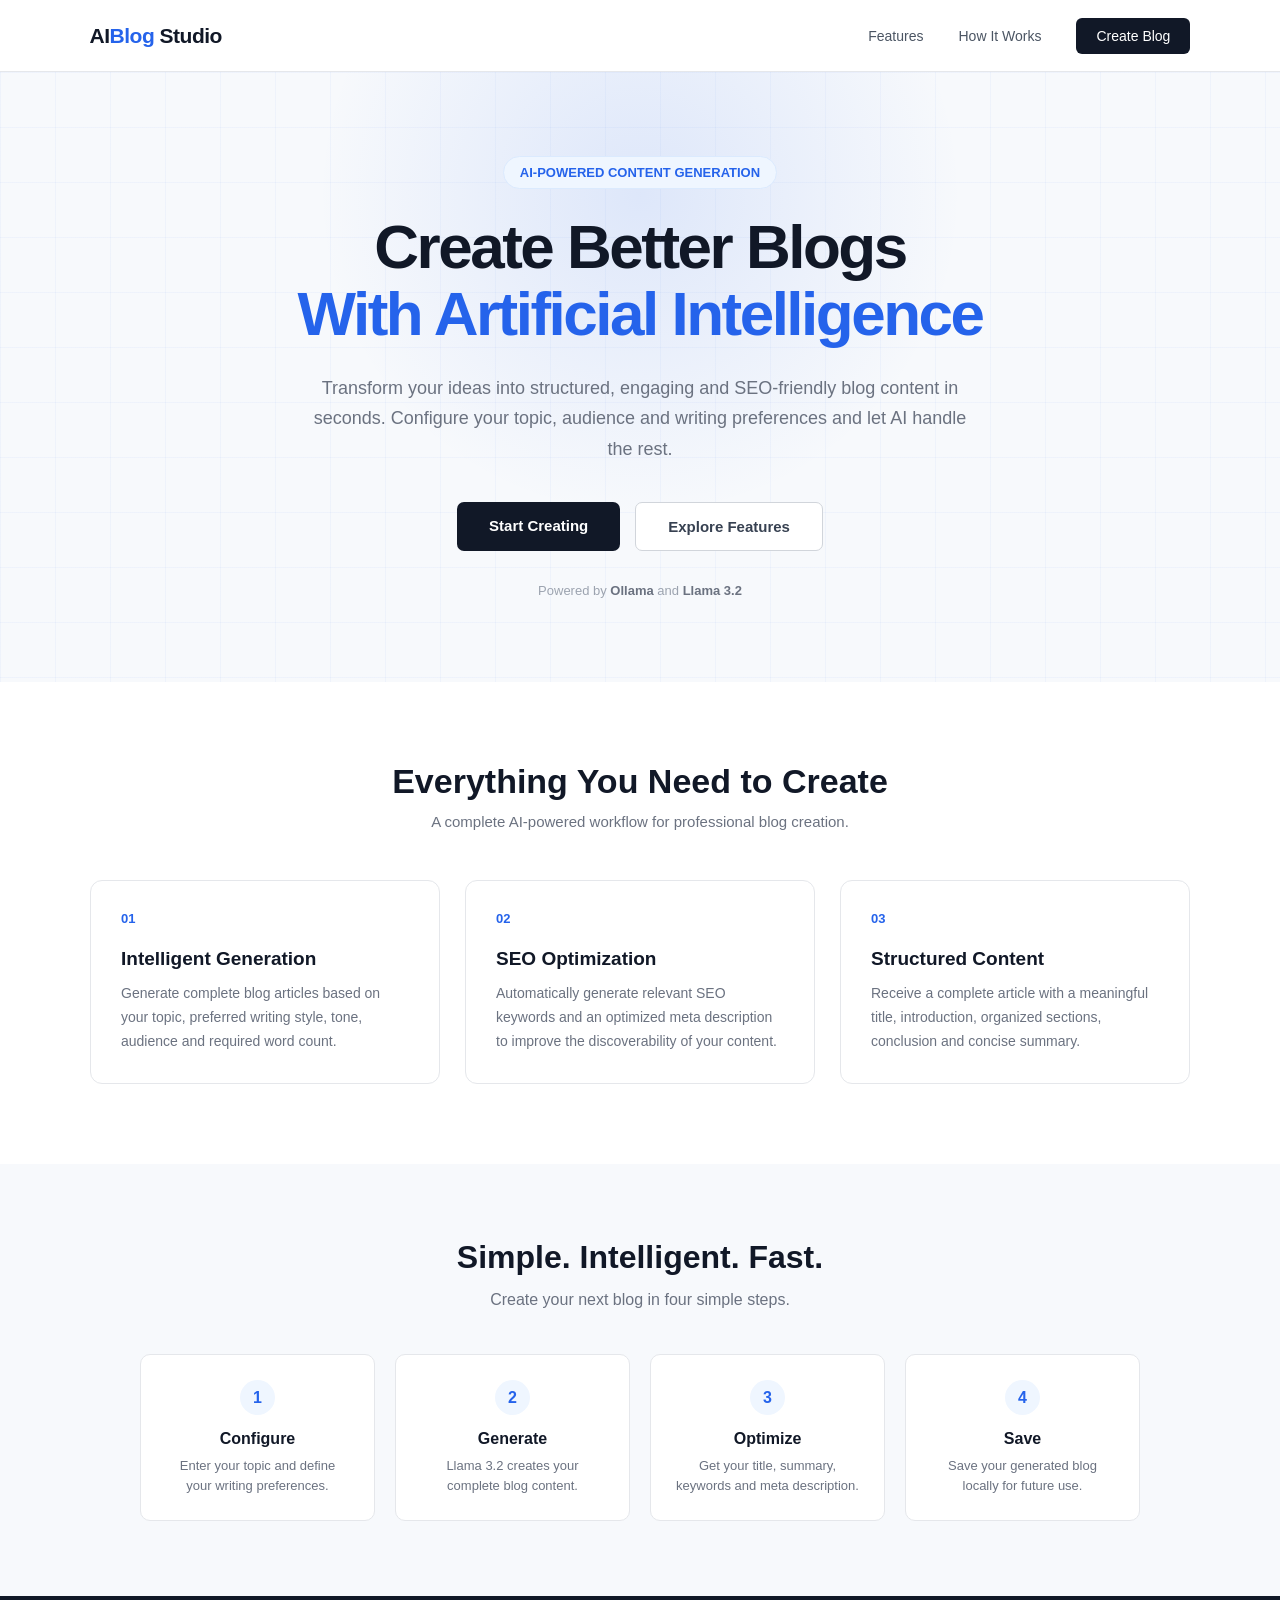
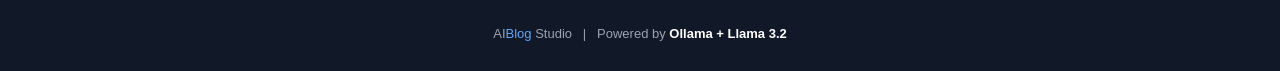
<file: home.html>
<!DOCTYPE html>
<html lang="en">
<head>
    <meta charset="UTF-8">
    <meta name="viewport" content="width=device-width, initial-scale=1.0">

    <title>AI Blog Studio</title>

    <style>

        * {
            margin: 0;
            padding: 0;
            box-sizing: border-box;
        }

        body {
            font-family: Arial, Helvetica, sans-serif;
            background: #f7f9fc;
            color: #111827;
        }

        /* ================= NAVBAR ================= */

        nav {
            height: 72px;
            display: flex;
            align-items: center;
            justify-content: space-between;

            padding: 0 7%;

            background: rgba(255,255,255,0.95);
            border-bottom: 1px solid #e5e7eb;

            position: relative;
            z-index: 10;
        }

        .logo {
            font-size: 21px;
            font-weight: 700;
            letter-spacing: -0.5px;
            color: #111827;
        }

        .logo span {
            color: #2563eb;
        }

        .nav-links {
            display: flex;
            align-items: center;
            gap: 35px;
        }

        .nav-links a {
            text-decoration: none;
            color: #4b5563;
            font-size: 14px;
            font-weight: 500;
        }

        .nav-links a:hover {
            color: #2563eb;
        }

        .nav-button {
            padding: 10px 20px;
            border-radius: 6px;

            background: #111827;
            color: white !important;

            transition: 0.2s;
        }

        .nav-button:hover {
            background: #2563eb;
        }


        /* ================= HERO ================= */

        .hero {
            position: relative;
            min-height: 610px;

            display: flex;
            justify-content: center;
            align-items: center;

            text-align: center;

            overflow: hidden;

            background:
                radial-gradient(
                    circle at 50% 20%,
                    rgba(37,99,235,0.12),
                    transparent 40%
                ),
                #f7f9fc;
        }


        /* Decorative background */

        .grid {
            position: absolute;
            inset: 0;

            background-image:
                linear-gradient(
                    rgba(37,99,235,0.04) 1px,
                    transparent 1px
                ),
                linear-gradient(
                    90deg,
                    rgba(37,99,235,0.04) 1px,
                    transparent 1px
                );

            background-size: 55px 55px;

            pointer-events: none;
        }


        .hero-content {
            position: relative;
            z-index: 2;

            max-width: 900px;

            padding: 70px 25px;
        }


        .badge {
            display: inline-block;

            padding: 8px 16px;

            border: 1px solid #dbeafe;
            border-radius: 30px;

            background: #eff6ff;

            color: #2563eb;

            font-size: 13px;
            font-weight: 600;

            margin-bottom: 25px;
        }


        .hero h1 {
            font-size: 62px;

            line-height: 1.08;

            letter-spacing: -2.5px;

            font-weight: 750;

            color: #111827;

            margin-bottom: 25px;
        }


        .hero h1 span {
            color: #2563eb;
        }


        .hero-description {
            max-width: 680px;

            margin: auto;

            color: #6b7280;

            font-size: 18px;

            line-height: 1.7;

            margin-bottom: 38px;
        }


        /* ================= BUTTONS ================= */

        .hero-buttons {
            display: flex;

            justify-content: center;

            gap: 15px;

            flex-wrap: wrap;
        }


        .primary-button {
            text-decoration: none;

            background: #111827;

            color: white;

            padding: 15px 32px;

            border-radius: 7px;

            font-size: 15px;

            font-weight: 600;

            transition: all 0.25s ease;
        }


        .primary-button:hover {
            background: #2563eb;

            transform: translateY(-2px);
        }


        .secondary-button {
            text-decoration: none;

            background: white;

            color: #374151;

            padding: 15px 32px;

            border-radius: 7px;

            border: 1px solid #d1d5db;

            font-size: 15px;

            font-weight: 600;
        }


        .secondary-button:hover {
            border-color: #2563eb;

            color: #2563eb;
        }


        /* ================= TRUST TEXT ================= */

        .powered {
            margin-top: 32px;

            font-size: 13px;

            color: #9ca3af;
        }


        .powered strong {
            color: #6b7280;
        }


        /* ================= FEATURES ================= */

        .features-section {
            background: white;

            padding: 80px 7%;
        }


        .section-heading {
            text-align: center;

            margin-bottom: 50px;
        }


        .section-heading h2 {
            font-size: 34px;

            color: #111827;

            margin-bottom: 12px;
        }


        .section-heading p {
            color: #6b7280;

            font-size: 15px;
        }


        .features {
            max-width: 1100px;

            margin: auto;

            display: grid;

            grid-template-columns:
                repeat(3, 1fr);

            gap: 25px;
        }


        .feature-card {
            padding: 30px;

            border: 1px solid #e5e7eb;

            border-radius: 12px;

            background: white;

            transition: all 0.25s ease;
        }


        .feature-card:hover {
            transform: translateY(-5px);

            border-color: #bfdbfe;

            box-shadow:
                0 15px 35px
                rgba(15,23,42,0.08);
        }


        .feature-number {
            font-size: 13px;

            font-weight: 700;

            color: #2563eb;

            margin-bottom: 22px;
        }


        .feature-card h3 {
            font-size: 19px;

            margin-bottom: 12px;

            color: #111827;
        }


        .feature-card p {
            color: #6b7280;

            font-size: 14px;

            line-height: 1.7;
        }


        /* ================= WORKFLOW ================= */

        .workflow {
            background: #f7f9fc;

            padding: 75px 7%;

            text-align: center;
        }


        .workflow h2 {
            font-size: 32px;

            margin-bottom: 15px;
        }


        .workflow-subtitle {
            color: #6b7280;

            margin-bottom: 45px;
        }


        .steps {
            max-width: 1000px;

            margin: auto;

            display: grid;

            grid-template-columns:
                repeat(4, 1fr);

            gap: 20px;
        }


        .step {
            background: white;

            border: 1px solid #e5e7eb;

            border-radius: 10px;

            padding: 25px;
        }


        .step-number {
            width: 35px;
            height: 35px;

            display: flex;

            align-items: center;
            justify-content: center;

            margin: 0 auto 15px;

            border-radius: 50%;

            background: #eff6ff;

            color: #2563eb;

            font-weight: 700;
        }


        .step h3 {
            font-size: 16px;

            margin-bottom: 8px;
        }


        .step p {
            color: #6b7280;

            font-size: 13px;

            line-height: 1.5;
        }


        /* ================= FOOTER ================= */

        footer {
            padding: 30px 7%;

            background: #111827;

            color: #9ca3af;

            text-align: center;

            font-size: 13px;
        }


        footer strong {
            color: white;
        }


        /* ================= RESPONSIVE ================= */

        @media (max-width: 800px) {

            .nav-links {
                display: none;
            }

            .hero h1 {
                font-size: 43px;
            }

            .hero-description {
                font-size: 16px;
            }

            .features {
                grid-template-columns: 1fr;
            }

            .steps {
                grid-template-columns: 1fr 1fr;
            }
        }


        @media (max-width: 500px) {

            .hero h1 {
                font-size: 36px;
            }

            .steps {
                grid-template-columns: 1fr;
            }

        }

    </style>
</head>


<body>


<!-- ================= NAVIGATION ================= -->

<nav>

    <div class="logo">
        AI<span>Blog</span> Studio
    </div>

    <div class="nav-links">

        <a href="#features">
            Features
        </a>

        <a href="#workflow">
            How It Works
        </a>

        <a href="/generator" class="nav-button">
            Create Blog
        </a>

    </div>

</nav>



<!-- ================= HERO ================= -->

<section class="hero">

    <div class="grid"></div>

    <div class="hero-content">

        <div class="badge">
            AI-POWERED CONTENT GENERATION
        </div>


        <h1>
            Create Better Blogs<br>
            <span>With Artificial Intelligence</span>
        </h1>


        <p class="hero-description">

            Transform your ideas into structured, engaging and
            SEO-friendly blog content in seconds. Configure your
            topic, audience and writing preferences and let AI
            handle the rest.

        </p>


        <div class="hero-buttons">

            <a
                href="/generator"
                class="primary-button"
            >
                Start Creating
            </a>


            <a
                href="#features"
                class="secondary-button"
            >
                Explore Features
            </a>

        </div>


        <div class="powered">

            Powered by
            <strong>Ollama</strong>
            and
            <strong>Llama 3.2</strong>

        </div>

    </div>

</section>



<!-- ================= FEATURES ================= -->

<section
    class="features-section"
    id="features"
>

    <div class="section-heading">

        <h2>
            Everything You Need to Create
        </h2>

        <p>
            A complete AI-powered workflow for professional blog creation.
        </p>

    </div>


    <div class="features">


        <div class="feature-card">

            <div class="feature-number">
                01
            </div>

            <h3>
                Intelligent Generation
            </h3>

            <p>
                Generate complete blog articles based on
                your topic, preferred writing style, tone,
                audience and required word count.
            </p>

        </div>



        <div class="feature-card">

            <div class="feature-number">
                02
            </div>

            <h3>
                SEO Optimization
            </h3>

            <p>
                Automatically generate relevant SEO keywords
                and an optimized meta description to improve
                the discoverability of your content.
            </p>

        </div>



        <div class="feature-card">

            <div class="feature-number">
                03
            </div>

            <h3>
                Structured Content
            </h3>

            <p>
                Receive a complete article with a meaningful
                title, introduction, organized sections,
                conclusion and concise summary.
            </p>

        </div>


    </div>

</section>



<!-- ================= WORKFLOW ================= -->

<section
    class="workflow"
    id="workflow"
>

    <h2>
        Simple. Intelligent. Fast.
    </h2>

    <p class="workflow-subtitle">
        Create your next blog in four simple steps.
    </p>


    <div class="steps">


        <div class="step">

            <div class="step-number">
                1
            </div>

            <h3>
                Configure
            </h3>

            <p>
                Enter your topic and define your
                writing preferences.
            </p>

        </div>



        <div class="step">

            <div class="step-number">
                2
            </div>

            <h3>
                Generate
            </h3>

            <p>
                Llama 3.2 creates your complete
                blog content.
            </p>

        </div>



        <div class="step">

            <div class="step-number">
                3
            </div>

            <h3>
                Optimize
            </h3>

            <p>
                Get your title, summary, keywords
                and meta description.
            </p>

        </div>



        <div class="step">

            <div class="step-number">
                4
            </div>

            <h3>
                Save
            </h3>

            <p>
                Save your generated blog locally
                for future use.
            </p>

        </div>


    </div>

</section>



<!-- ================= FOOTER ================= -->

<footer>

    AI<span style="color:#60a5fa;">Blog</span> Studio
    &nbsp; | &nbsp;
    Powered by <strong>Ollama + Llama 3.2</strong>

</footer>


</body>
</html>
</file>
